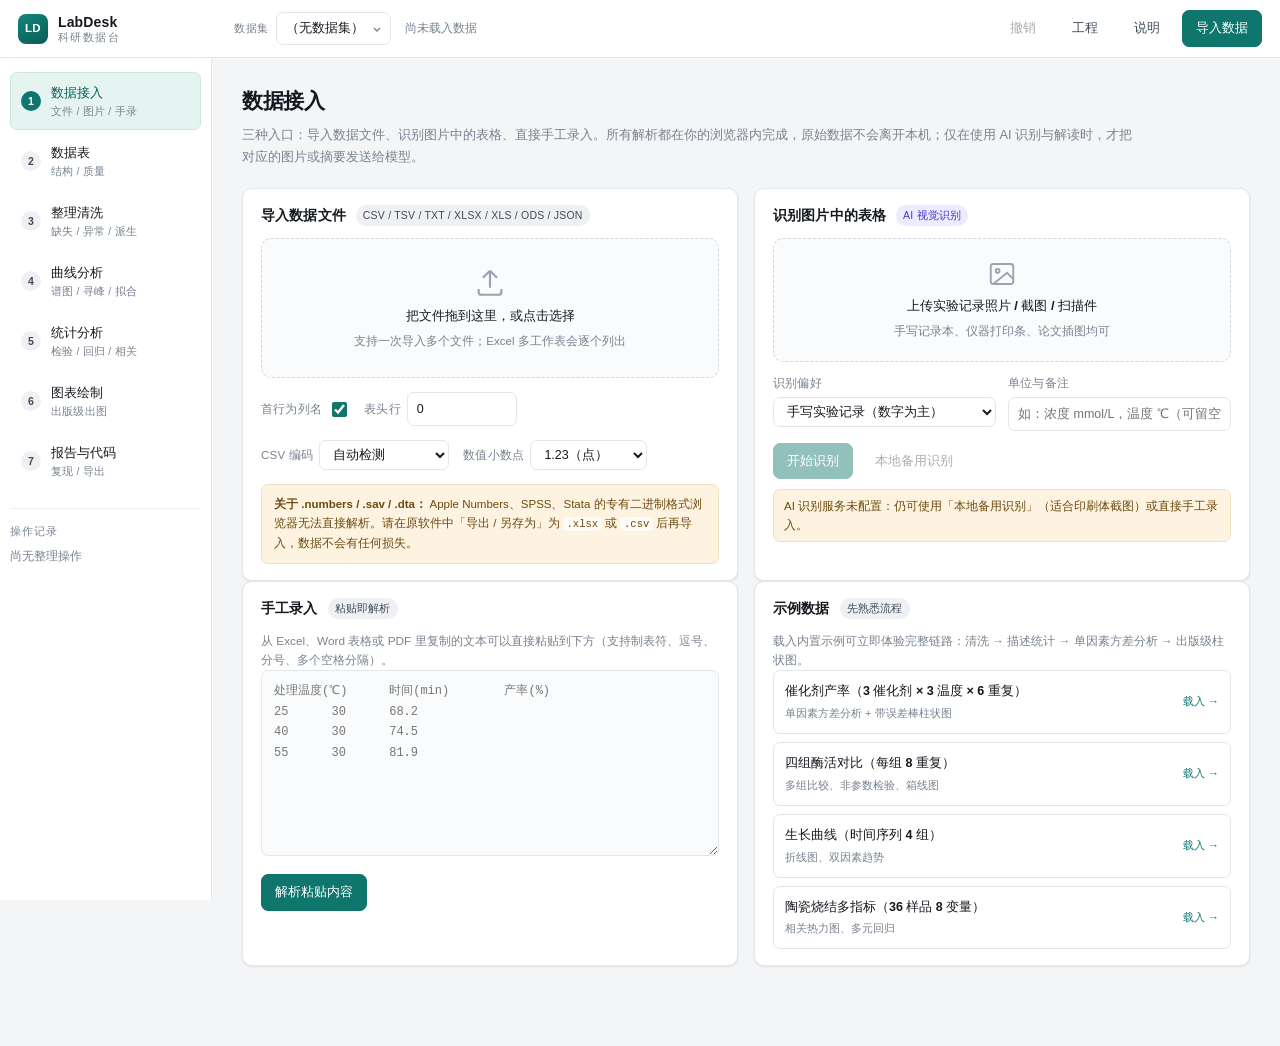
<file: index.html>
<!DOCTYPE html>
<html lang="zh-CN">
<head>
<meta charset="utf-8">
<meta name="viewport" content="width=device-width, initial-scale=1">
<title>LabDesk 科研数据台 · 曲线分析 · 数据处理 · 统计分析 · 出版级作图</title>
<meta name="description" content="面向科研工作者的一站式数据处理、曲线寻峰与非线性拟合、统计分析与出版级作图工作台：多格式数据导入、图片表格识别、清洗与统计检验、期刊规范出图。">
<!-- 标签页图标：用 data URI 内联。分享链接带 sharecode 鉴权，浏览器自发的 favicon /
     manifest 请求不带 Referer 会被网关拦成 403，只有内联才能保证标签页一定显示图标。
     下面的文件版链接留给直接访问域名、PWA 与社交平台抓取时使用。 -->
<link rel="icon" href="[data-uri]" type="image/svg+xml">
<link rel="icon" href="[data-uri]" sizes="32x32" type="image/png">
<link rel="icon" href="assets/img/favicon.svg" type="image/svg+xml">
<link rel="icon" href="assets/img/favicon-32.png" sizes="32x32" type="image/png">
<link rel="icon" href="assets/img/favicon-16.png" sizes="16x16" type="image/png">
<link rel="apple-touch-icon" href="assets/img/apple-touch-icon.png">
<!-- manifest.webmanifest 文件保留在根目录，但这里不写 link：分享链接的鉴权网关会
     把浏览器自发的 manifest 请求（不带 Referer）拦成 403，在控制台留下一条无意义报错。
     若将来用独立域名直接访问，再把这行 link 加回来即可。 -->
<meta name="theme-color" content="#0f766e">
<meta name="application-name" content="LabDesk">
<meta name="apple-mobile-web-app-title" content="LabDesk">
<link rel="stylesheet" href="assets/css/app.css?v=20261116c">
</head>
<body>

<header class="topbar">
  <div class="brand">
    <div class="brand-mark">LD</div>
    <div class="brand-text">
      <strong>LabDesk</strong>
      <span>科研数据台</span>
    </div>
  </div>

  <div class="topbar-mid">
    <label class="dataset-picker" title="切换当前数据集">
      <span class="ds-label">数据集</span>
      <select id="datasetSelect"></select>
    </label>
    <div class="dataset-meta" id="datasetMeta">尚未载入数据</div>
  </div>

  <div class="topbar-actions">
    <button class="btn ghost" id="btnUndo" title="撤销上一步数据整理操作">撤销</button>
    <button class="btn ghost" id="btnProject" title="导出 / 导入工程文件（含原始数据与全部设置）">工程</button>
    <button class="btn ghost" id="btnHelp" title="使用说明与统计方法说明">说明</button>
    <button class="btn primary" id="btnNew">导入数据</button>
  </div>
</header>

<div class="shell">
  <nav class="rail" id="rail">
    <button class="rail-item" data-view="import">
      <span class="rail-idx">1</span>
      <span class="rail-label">数据接入</span>
      <span class="rail-hint">文件 / 图片 / 手录</span>
    </button>
    <button class="rail-item" data-view="table">
      <span class="rail-idx">2</span>
      <span class="rail-label">数据表</span>
      <span class="rail-hint">结构 / 质量</span>
    </button>
    <button class="rail-item" data-view="clean">
      <span class="rail-idx">3</span>
      <span class="rail-label">整理清洗</span>
      <span class="rail-hint">缺失 / 异常 / 派生</span>
    </button>
    <button class="rail-item" data-view="curve">
      <span class="rail-idx">4</span>
      <span class="rail-label">曲线分析</span>
      <span class="rail-hint">谱图 / 寻峰 / 拟合</span>
    </button>
    <button class="rail-item" data-view="stats">
      <span class="rail-idx">5</span>
      <span class="rail-label">统计分析</span>
      <span class="rail-hint">检验 / 回归 / 相关</span>
    </button>
    <button class="rail-item" data-view="chart">
      <span class="rail-idx">6</span>
      <span class="rail-label">图表绘制</span>
      <span class="rail-hint">出版级出图</span>
    </button>
    <button class="rail-item" data-view="report">
      <span class="rail-idx">7</span>
      <span class="rail-label">报告与代码</span>
      <span class="rail-hint">复现 / 导出</span>
    </button>
    <div class="rail-foot">
      <div class="pipe-title">操作记录</div>
      <ol class="pipe-list" id="pipeList"></ol>
    </div>
  </nav>

  <main class="main" id="main">

    <!-- ============ 1 数据接入 ============ -->
    <section class="view" id="view-import">
      <div class="view-head">
        <h1>数据接入</h1>
        <p>三种入口：导入数据文件、识别图片中的表格、直接手工录入。所有解析都在你的浏览器内完成，原始数据不会离开本机；仅在使用 AI 识别与解读时，才把对应的图片或摘要发送给模型。</p>
      </div>

      <div class="grid-2">
        <div class="card">
          <div class="card-head">
            <h2>导入数据文件</h2>
            <span class="tag">CSV / TSV / TXT / XLSX / XLS / ODS / JSON</span>
          </div>
          <div class="dropzone" id="fileDrop">
            <svg viewBox="0 0 24 24" width="34" height="34" fill="none" stroke="currentColor" stroke-width="1.5"><path d="M12 16V4m0 0L7 9m5-5 5 5"/><path d="M4 17v2a2 2 0 0 0 2 2h12a2 2 0 0 0 2-2v-2"/></svg>
            <strong>把文件拖到这里，或点击选择</strong>
            <span>支持一次导入多个文件；Excel 多工作表会逐个列出</span>
            <input type="file" id="fileInput" multiple accept=".csv,.tsv,.txt,.xlsx,.xls,.xlsm,.ods,.json,.numbers">
          </div>
          <div class="import-options">
            <label class="field inline">
              <span>首行为列名</span>
              <input type="checkbox" id="optHeader" checked>
            </label>
            <label class="field inline">
              <span title="0 = 自动检测；仪器导出文件可手动指定，行号从 0 开始">表头行</span>
              <input type="number" id="optHeaderRow" min="0" max="50" step="1" value="0" style="width:56px">
            </label>
            <label class="field inline">
              <span>CSV 编码</span>
              <select id="optEncoding">
                <option value="auto">自动检测</option>
                <option value="utf-8">UTF-8</option>
                <option value="gbk">GBK / GB18030</option>
                <option value="big5">Big5</option>
              </select>
            </label>
            <label class="field inline">
              <span>数值小数点</span>
              <select id="optDecimal">
                <option value="dot">1.23（点）</option>
                <option value="comma">1,23（逗号）</option>
              </select>
            </label>
          </div>
          <div class="hint-box">
            <strong>关于 .numbers / .sav / .dta：</strong>
            Apple Numbers、SPSS、Stata 的专有二进制格式浏览器无法直接解析。请在原软件中「导出 / 另存为」为 <code>.xlsx</code> 或 <code>.csv</code> 后再导入，数据不会有任何损失。
          </div>
        </div>

        <div class="card">
          <div class="card-head">
            <h2>识别图片中的表格</h2>
            <span class="tag ai">AI 视觉识别</span>
          </div>
          <div class="dropzone compact" id="imgDrop">
            <svg viewBox="0 0 24 24" width="30" height="30" fill="none" stroke="currentColor" stroke-width="1.5"><rect x="3" y="4" width="18" height="16" rx="2"/><circle cx="8.5" cy="9.5" r="1.5"/><path d="m21 16-5-5L5 20"/></svg>
            <strong>上传实验记录照片 / 截图 / 扫描件</strong>
            <span>手写记录本、仪器打印条、论文插图均可</span>
            <input type="file" id="imgInput" accept="image/*">
          </div>
          <div class="ocr-config">
            <label class="field">
              <span>识别偏好</span>
              <select id="ocrHint">
                <option value="hand">手写实验记录（数字为主）</option>
                <option value="print">打印 / 截图表格（含中英文字段）</option>
                <option value="mixed">混合内容，尽量全保留</option>
              </select>
            </label>
            <label class="field">
              <span>单位与备注</span>
              <input type="text" id="ocrUnitHint" placeholder="如：浓度 mmol/L，温度 ℃（可留空）">
            </label>
          </div>
          <div class="ocr-actions">
            <button class="btn primary" id="btnOcr" disabled>开始识别</button>
            <button class="btn ghost" id="btnOcrLocal" disabled title="不联网的备用识别，仅适合印刷体，准确率有限">本地备用识别</button>
            <span class="ocr-status" id="ocrStatus"></span>
          </div>
          <div class="ai-availability" id="aiAvailability">正在检测 AI 识别服务…</div>
        </div>
      </div>

      <div class="card" id="ocrReviewCard" hidden>
        <div class="card-head">
          <h2>识别结果校对</h2>
          <span class="tag warn">请务必核对后再入库</span>
        </div>
        <p class="muted small">图片识别无法保证 100% 准确，尤其是手写数字（1/7、0/6、5/S 易混）。下表可直接编辑，确认无误后点击「载入为数据集」。原始图片保留在右侧供对照。</p>
        <div class="ocr-review">
          <div class="ocr-image-pane"><img id="ocrPreview" alt="待识别图片"></div>
          <div class="ocr-table-pane"><div class="table-wrap" id="ocrGrid"></div></div>
        </div>
        <div class="card-actions">
          <button class="btn primary" id="btnOcrAccept">载入为数据集</button>
          <button class="btn ghost" id="btnOcrAddRow">增加一行</button>
          <button class="btn ghost" id="btnOcrAddCol">增加一列</button>
          <button class="btn ghost" id="btnOcrDiscard">丢弃</button>
        </div>
      </div>

      <div class="grid-2">
        <div class="card">
          <div class="card-head"><h2>手工录入</h2><span class="tag">粘贴即解析</span></div>
          <p class="muted small">从 Excel、Word 表格或 PDF 里复制的文本可以直接粘贴到下方（支持制表符、逗号、分号、多个空格分隔）。</p>
          <textarea id="pasteArea" class="code-input" rows="8" placeholder="处理温度(℃)	时间(min)	产率(%)
25	30	68.2
40	30	74.5
55	30	81.9"></textarea>
          <div class="card-actions">
            <button class="btn primary" id="btnPaste">解析粘贴内容</button>
          </div>
        </div>

        <div class="card">
          <div class="card-head"><h2>示例数据</h2><span class="tag">先熟悉流程</span></div>
          <p class="muted small">载入内置示例可立即体验完整链路：清洗 → 描述统计 → 单因素方差分析 → 出版级柱状图。</p>
          <div class="sample-list" id="sampleList"></div>
        </div>
      </div>
    </section>

    <!-- ============ 2 数据表 ============ -->
    <section class="view" id="view-table" hidden>
      <div class="view-head">
        <h1>数据表</h1>
        <p>检查列类型推断是否合理。类型直接决定后续能做哪些统计与图表——把本该是数值的列修正为「数值」后，统计与绘图选项才会解锁。</p>
      </div>

      <div class="card">
        <div class="card-head">
          <h2>列结构</h2>
          <div class="head-tools">
            <input type="search" id="colSearch" placeholder="搜索列名">
            <button class="btn ghost sm" id="btnAutoType">重新推断类型</button>
          </div>
        </div>
        <div class="table-wrap" id="columnProfile"></div>
      </div>

      <div class="card">
        <div class="card-head">
          <h2>数据预览</h2>
          <div class="head-tools">
            <span class="muted small" id="previewInfo"></span>
            <button class="btn ghost sm" id="btnExportCsv">导出当前数据</button>
          </div>
        </div>
        <div class="table-wrap tall" id="dataPreview"></div>
      </div>
    </section>

    <!-- ============ 3 整理清洗 ============ -->
    <section class="view" id="view-clean" hidden>
      <div class="view-head">
        <h1>整理清洗</h1>
        <p>先看「数据体检」——它会逐列检查缺失、重复、类型和离群点，每条问题后面都给出可以直接点的修法。也可以从下面的操作清单里自己挑。所有操作只作用于工作副本，原始数据始终保留，随时可撤销。</p>
      </div>

      <div class="card">
        <div class="card-head">
          <h2>数据体检</h2>
          <span class="tag" id="auditSummary">检查中…</span>
          <div class="head-tools"><button class="btn ghost sm" id="btnAuditFix" data-act="cleanAutoFix" hidden>一键修复</button></div>
        </div>
        <div id="auditList" class="audit-list"></div>
      </div>

      <div class="clean-layout">
        <aside class="clean-nav">
          <input class="clean-search" id="opSearch" type="search" placeholder="搜索操作，如「缺失」「分箱」" autocomplete="off">
          <div class="clean-nav-inner" id="opNav"></div>
        </aside>
        <div class="clean-stage">
          <div class="op-panel" id="opPanel" data-op="missing"></div>
          <div class="card">
            <div class="card-head">
              <h2>当前数据预览</h2>
              <span class="tag" id="previewMeta">—</span>
            </div>
            <div class="table-wrap" id="cleanPreview"></div>
          </div>
        </div>
      </div>

      <div class="card">
        <div class="card-head"><h2>操作记录</h2><span class="tag" id="pipeCount">0 步</span></div>
        <div id="pipeDetail" class="pipe-detail"></div>
      </div>
    </section>

    <!-- ============ 4 曲线分析 ============ -->
    <section class="view" id="view-curve" hidden>
      <div class="view-head">
        <h1>曲线分析</h1>
        <p>把两列「x–y」数据当成一条实验曲线来处理：裁剪、平滑、基线校正、求导、归一化、寻峰积分与非线性拟合。处理顺序固定为「裁剪 → 基线 → 平滑 → 求导 → 归一化」，每一步都是可逆的参数，不会改动原始数据。</p>
      </div>

      <div class="chart-layout">
        <div class="chart-side">
          <div class="card tight">
            <div class="card-head"><h2>数据映射</h2></div>
            <div id="curveMap" class="encoding-panel"></div>
          </div>

          <div class="card tight">
            <div class="card-head"><h2>预处理</h2><button class="btn ghost sm" id="btnCurveReset">复位</button></div>
            <div id="curvePre" class="style-panel"></div>
          </div>

          <div class="card tight">
            <div class="card-head"><h2>寻峰与积分</h2></div>
            <div id="curvePeaks" class="style-panel"></div>
          </div>

          <div class="card tight">
            <div class="card-head"><h2>非线性拟合</h2></div>
            <div id="curveFit" class="style-panel"></div>
          </div>

          <div class="card tight">
            <div class="card-head"><h2>出图样式</h2><button class="btn ghost sm" id="btnCurveStyleReset">复位</button></div>
            <div id="curveStyle" class="style-panel"></div>
          </div>
        </div>

        <div class="chart-main curve-main">
          <div class="card tight">
            <div class="card-head">
              <h2>曲线预览</h2>
              <div class="head-tools">
                <button class="btn ghost sm" id="btnCurvePng">PNG</button>
                <button class="btn ghost sm" id="btnCurveSvg">SVG</button>
                <button class="btn ghost sm" id="btnCurvePdf">PDF</button>
                <button class="btn ghost sm" id="btnCurveCsv">数据 CSV</button>
                <button class="btn ghost sm" id="btnCurveCode">拟合代码</button>
              </div>
            </div>
            <div class="canvas-shell">
              <div id="curveCanvas" class="chart-canvas"></div>
            </div>
            <div class="chart-foot"><span class="muted small" id="curveNote"></span></div>
          </div>

          <div class="card tight" id="curveResidualCard" hidden>
            <div class="card-head"><h2>残差</h2><span class="tag">拟合值 − 观测值</span></div>
            <div class="canvas-shell">
              <div id="curveResidual" class="chart-canvas" style="height:150px"></div>
            </div>
          </div>

          <div class="card tight">
            <div class="card-head">
              <h2>峰列表</h2>
              <div class="head-tools">
                <button class="btn ghost sm" id="btnCurveCopyPeaks">复制</button>
                <button class="btn ghost sm" id="btnCurvePeaksCsv">CSV</button>
              </div>
            </div>
            <div class="table-wrap" id="curvePeakTable"></div>
          </div>

          <div class="card tight" id="curveFitCard">
            <div class="card-head"><h2>拟合结果</h2><span class="tag" id="curveFitTag">未拟合</span></div>
            <div id="curveFitTable" class="table-wrap"></div>
          </div>
        </div>
      </div>
    </section>

    <!-- ============ 5 统计分析 ============ -->
    <section class="view" id="view-stats" hidden>
      <div class="view-head">
        <h1>统计分析</h1>
        <p>选择变量后，系统会检查数据类型、正态性与方差齐性，给出可用检验方法与推荐理由；不满足前提时会明确提示应改用哪种非参数方法。</p>
      </div>

      <div class="card">
        <div class="card-head"><h2>描述统计</h2>
          <div class="head-tools">
            <select id="descGroup" class="mini-select" data-change="descGroup" title="按分类变量分组统计"></select>
            <button class="btn ghost sm" id="btnDescAll">全部数值列</button>
            <button class="btn ghost sm" data-act="copyDesc">复制表</button>
          </div>
        </div>
        <div class="table-wrap" id="descTable"></div>
      </div>

      <div class="card">
        <div class="card-head"><h2>假设检验</h2><span class="tag">自动前提检查</span></div>
        <div class="form-row" id="testForm">
          <label class="field"><span>检验族</span><select id="testFamily"></select></label>
          <label class="field"><span>因变量（数值）</span><select id="testY"></select></label>
          <label class="field"><span>分组变量（分类）</span><select id="testG"></select></label>
          <label class="field" id="testXWrap" hidden><span>第二变量 / 配对列</span><select id="testX"></select></label>
          <label class="field"><span>显著性水平 α</span><select id="testAlpha"><option>0.05</option><option>0.01</option><option>0.001</option></select></label>
          <button class="btn primary" id="btnRunTest">运行分析</button>
          <div class="test-hint" id="testHint"></div>
        </div>
        <div id="testResult" class="result-pane muted">选择变量后运行分析。</div>
      </div>

      <div class="card">
        <div class="card-head"><h2>分析结果</h2><span class="tag" id="resultsCount">0</span>
          <div class="head-tools"><button class="btn ghost sm" data-act="clearResults">清空</button></div>
        </div>
        <p class="muted small" style="margin:-2px 0 10px">每次检验的结果都会保留在这里。点「出图」会把该次检验的分组、两两比较与显著性水平原样带到图表页，不再重算一套标注。</p>
        <div id="resultsList" class="results-list"></div>
      </div>

      <div class="card">
        <div class="card-head"><h2>AI 结果解读</h2><span class="tag ai">可选</span></div>
        <p class="muted small">把上一步的统计结果交给模型，生成可直接写入论文的规范表述（含统计量、自由度、p 值与效应量），并提示需要注意的假设问题。</p>
        <div class="card-actions">
          <button class="btn" id="btnInterpret" disabled>生成规范表述</button>
          <span class="muted small" id="interpretStatus"></span>
        </div>
        <div id="interpretOut" class="prose"></div>
      </div>
    </section>

    <!-- ============ 5 图表绘制 ============ -->
    <section class="view" id="view-chart" hidden>
      <div class="view-head">
        <h1>图表绘制</h1>
        <p>图表类型会根据当前数据的列类型自动启用或禁用。尺寸、字号、线宽、配色均按期刊投稿要求设置，可导出矢量 SVG、600 dpi PNG，或按真实物理尺寸打印为 PDF。</p>
      </div>

      <div class="chart-layout">
        <div class="chart-side">
          <div class="card tight">
            <div class="card-head"><h2>图表类型</h2></div>
            <div class="type-grid" id="typeGrid"></div>
            <div class="type-reason" id="typeReason"></div>
          </div>

          <div class="card tight">
            <div class="card-head"><h2>数据映射</h2></div>
            <div id="encodingPanel" class="encoding-panel"></div>
          </div>

          <div class="card tight">
            <div class="card-head"><h2>出版样式</h2><button class="btn ghost sm" id="btnStyleReset">复位</button></div>
            <div id="stylePanel" class="style-panel"></div>
          </div>
        </div>

        <div class="chart-main">
          <div class="card tight">
            <div class="card-head">
              <h2 id="chartTitle">图表预览</h2>
              <div class="head-tools">
                <button class="btn ghost sm" id="btnChartPng">PNG</button>
                <button class="btn ghost sm" id="btnChartSvg">SVG</button>
                <button class="btn ghost sm" id="btnChartPdf">PDF</button>
                <button class="btn ghost sm" id="btnChartCode">出图代码</button>
              </div>
            </div>
            <div class="canvas-shell">
              <div id="chartCanvas" class="chart-canvas"></div>
            </div>
            <div class="chart-foot">
              <span class="muted small" id="chartNote"></span>
            </div>
          </div>

          <div class="card tight" id="statAnnotCard">
            <div class="card-head"><h2>显著性标注</h2><span class="tag">自动两两比较</span></div>
            <div class="form-row compact">
              <label class="field"><span>标注方式</span>
                <select id="annotMode">
                  <option value="none">不标注</option>
                  <option value="letters">字母标记（a / b / c）</option>
                  <option value="stars">星号（* / ** / ***）</option>
                  <option value="p">p 值</option>
                </select>
              </label>
              <label class="field"><span>比较方法</span>
                <select id="annotTest">
                  <option value="auto">自动（按正态性）</option>
                  <option value="welch">Welch t 检验</option>
                  <option value="mw">Mann-Whitney U</option>
                </select>
              </label>
              <label class="field"><span>多重比较校正</span>
                <select id="annotAdj">
                  <option value="holm">Holm</option>
                  <option value="bonf">Bonferroni</option>
                  <option value="none">不校正</option>
                </select>
              </label>
            </div>
            <label class="field inline" style="margin-top:6px">
              <span>比较范围</span>
              <select id="annotScope">
                <option value="sig">仅显著的两两比较（推荐）</option>
                <option value="ref">仅与第一组（对照）比较</option>
                <option value="all">全部两两比较（含 ns）</option>
              </select>
            </label>
            <div id="annotOut" class="muted small"></div>
          </div>
        </div>
      </div>
    </section>

    <!-- ============ 6 报告与代码 ============ -->
    <section class="view" id="view-report" hidden>
      <div class="view-head">
        <h1>报告与代码</h1>
        <p>把当前数据、清洗步骤、统计结果与图表汇总成一份可交付的报告；同时生成等价的 Python / R 脚本，保证分析过程在论文附录或他人机器上可完整复现。</p>
      </div>

      <div class="grid-2">
        <div class="card">
          <div class="card-head"><h2>分析报告</h2>
            <div class="head-tools">
              <button class="btn ghost sm" id="btnReportHtml">导出 HTML</button>
              <button class="btn ghost sm" id="btnReportMd">复制 Markdown</button>
            </div>
          </div>
          <p class="muted small">包含数据来源、清洗步骤、描述统计、检验结果与图注，可直接粘进实验记录或补充材料。</p>
          <div class="card-actions">
            <button class="btn primary" id="btnBuildReport">生成报告</button>
            <button class="btn ghost" id="btnAiCaption" disabled>AI 撰写图注</button>
          </div>
          <div id="reportPreview" class="report-preview"></div>
        </div>

        <div class="card">
          <div class="card-head"><h2>复现代码</h2>
            <div class="head-tools">
              <button class="btn ghost sm" id="btnCopyPy">复制 Python</button>
              <button class="btn ghost sm" id="btnCopyR">复制 R</button>
            </div>
          </div>
          <div class="tabs" id="codeTabs">
            <button class="tab active" data-lang="py">Python</button>
            <button class="tab" data-lang="r">R</button>
          </div>
          <pre class="code-block" id="codeOut"></pre>
        </div>
      </div>

      <div class="card">
        <div class="card-head"><h2>导出</h2></div>
        <div class="export-row">
          <button class="btn" id="btnExportXlsx">处理后数据（.xlsx）</button>
          <button class="btn" id="btnExportCsv2">处理后数据（.csv）</button>
          <button class="btn" id="btnExportProject">完整工程（.json）</button>
          <button class="btn" id="btnExportRaw">原始数据（未清洗）</button>
        </div>
      </div>
    </section>

    <section class="view" id="view-empty">
      <div class="empty-state">
        <div class="empty-mark">LD</div>
        <h1>还没有载入数据</h1>
        <p>从导入一个 CSV / Excel 文件开始，或者先载入示例数据把整条链路走一遍。</p>
        <div class="card-actions center">
          <button class="btn primary" data-goto="import">去导入数据</button>
        </div>
        <ul class="empty-points">
          <li><strong>导入</strong>　CSV、TSV、Excel、ODS、JSON，或从图片识别手写记录</li>
          <li><strong>整理</strong>　缺失值、异常值、类型修正、计算列、分组聚合、宽长表转换</li>
          <li><strong>曲线</strong>　谱图平滑、基线校正、寻峰积分与非线性拟合（指数 / Logistic / 高斯 / 4PL 等）</li>
          <li><strong>分析</strong>　描述统计、正态性检验、t 检验、方差分析、非参数检验、相关、回归</li>
          <li><strong>出图</strong>　柱状、折线、散点、箱线、小提琴、热力、饼图等，矢量导出</li>
        </ul>
      </div>
    </section>

  </main>
</div>

<div id="toastHost" class="toast-host"></div>
<div id="modalHost" class="modal-host" hidden></div>

<script src="assets/js/vendor/echarts.min.js"></script>
<script src="assets/js/vendor/xlsx.full.min.js"></script>
<script src="assets/js/config.js?v=20261116c"></script>
<script src="assets/js/util.js?v=20261116c"></script>
<script src="assets/js/stats.js?v=20261116c"></script>
<script src="assets/js/parse.js?v=20261116c"></script>
<script src="assets/js/ops.js?v=20261116c"></script>
<script src="assets/js/charts.js?v=20261116c"></script>
<script src="assets/js/codegen.js?v=20261116c"></script>
<script src="assets/js/ai.js?v=20261116c"></script>
<script src="assets/js/report.js?v=20261116c"></script>
<script src="assets/js/curve.js?v=20261116c"></script>
<script src="assets/js/clean.js?v=20261116c"></script>
<script src="assets/js/curve-ui.js?v=20261116c"></script>
<script src="assets/js/ui.js?v=20261116c"></script>
<script src="assets/js/app.js?v=20261116c"></script>
</body>
</html>
</file>
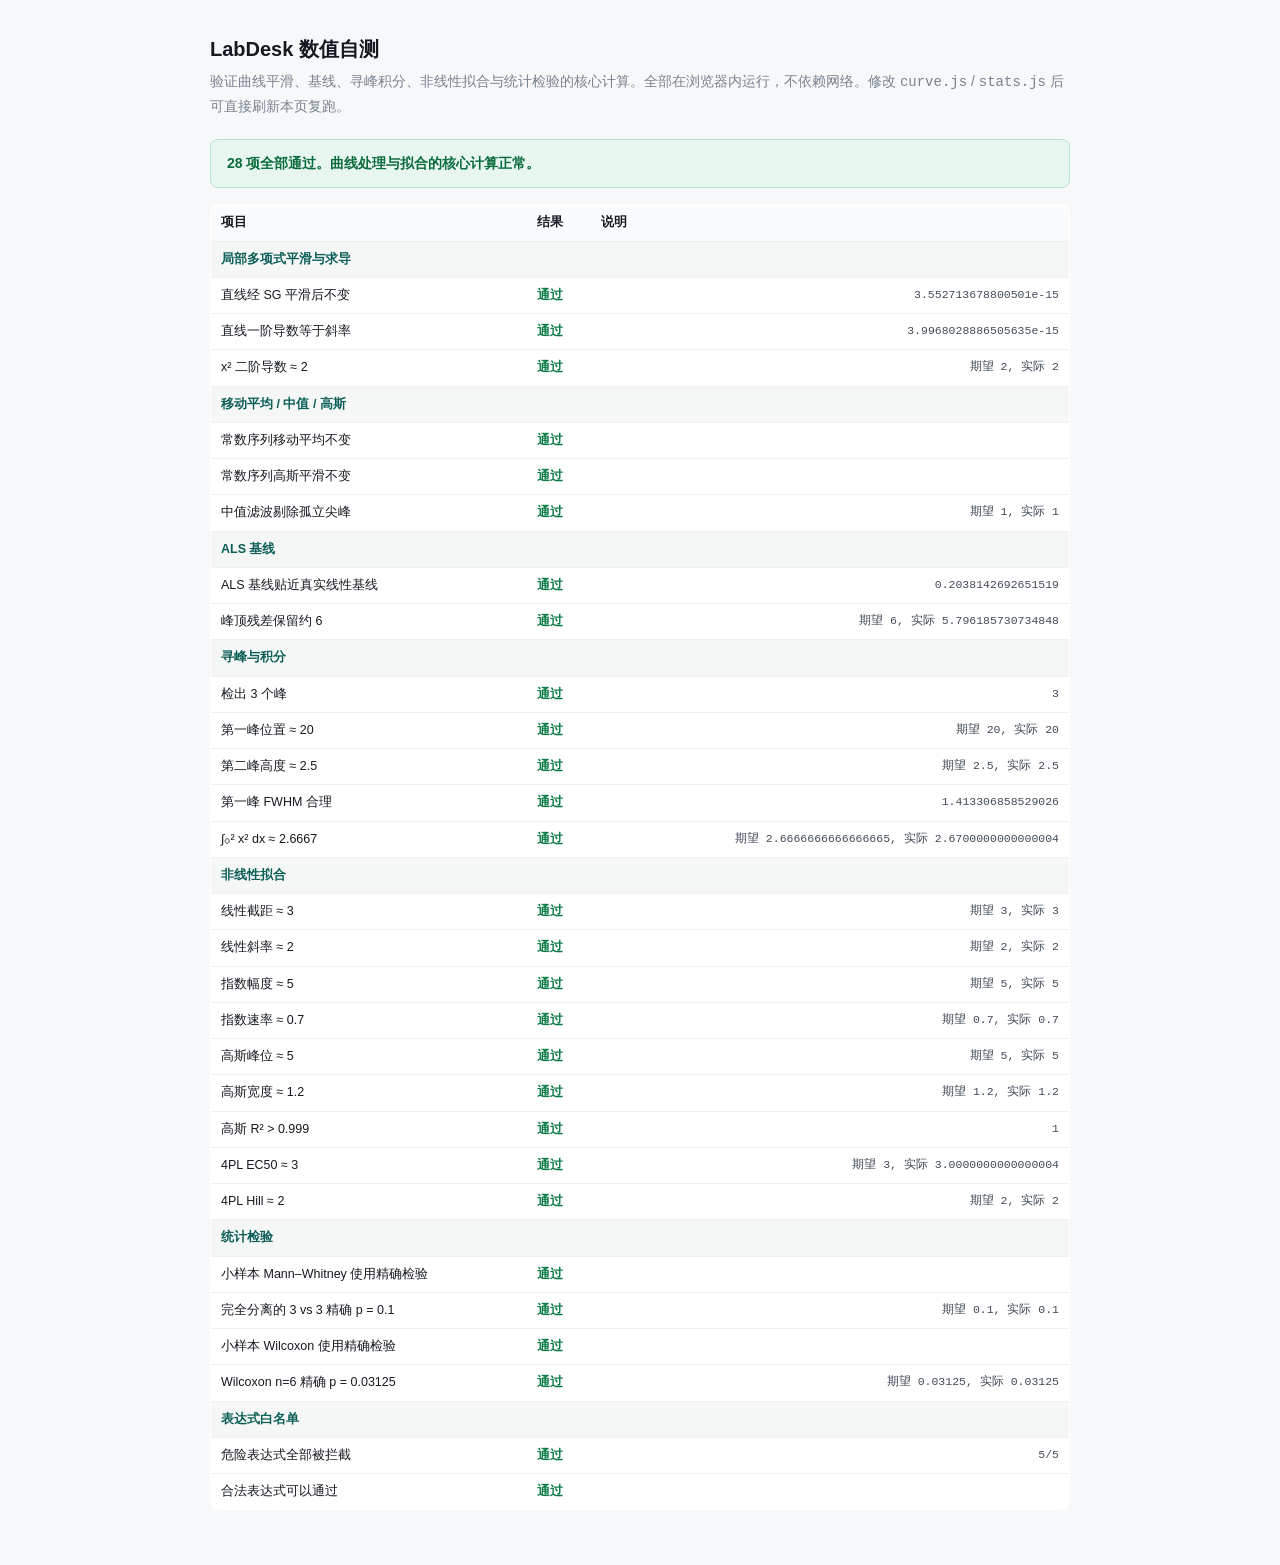
<file: tests/curve-selftest.html>
<!DOCTYPE html>
<html lang="zh-CN">
<head>
<meta charset="utf-8">
<meta name="viewport" content="width=device-width, initial-scale=1">
<title>LabDesk 数值自测</title>
<style>
  :root{color-scheme:light}
  body{margin:0 auto;max-width:860px;padding:32px 22px 56px;background:#f7f8f9;color:#15191f;
    font:14px/1.7 -apple-system,"PingFang SC","Microsoft YaHei",sans-serif}
  h1{font-size:20px;margin:0 0 4px}
  p.muted{color:#78828f;margin:0 0 20px}
  #summary{padding:12px 16px;border-radius:8px;font-weight:600;margin-bottom:16px}
  #summary.ok{background:#e7f6ee;color:#0a6b3d;border:1px solid #b9e3cc}
  #summary.bad{background:#fdeaea;color:#9b1c1c;border:1px solid #f3c2c2}
  table{width:100%;border-collapse:collapse;background:#fff;border:1px solid #e3e6eb;border-radius:8px;overflow:hidden}
  th,td{padding:7px 10px;border-bottom:1px solid #eef0f3;text-align:left;font-size:12.5px;vertical-align:top}
  th{background:#fafbfc;font-weight:600}
  td.r{text-align:right;font-family:ui-monospace,Menlo,monospace;font-size:11.5px;color:#414b57}
  .pass{color:#0a7a45;font-weight:600}
  .fail{color:#b42318;font-weight:600}
  .group td{background:#f4f7f6;font-weight:600;color:#0b5d56}
</style>
</head>
<body>
<h1>LabDesk 数值自测</h1>
<p class="muted">验证曲线平滑、基线、寻峰积分、非线性拟合与统计检验的核心计算。全部在浏览器内运行，不依赖网络。修改 <code>curve.js</code> / <code>stats.js</code> 后可直接刷新本页复跑。</p>
<div id="summary">运行中…</div>
<div id="out"></div>

<script src="../assets/js/util.js"></script>
<script src="../assets/js/stats.js"></script>
<script src="../assets/js/curve.js"></script>
<script src="../assets/js/ops.js"></script>
<script>
(function () {
  const C = window.LD.curve, S = window.LD.stats, O = window.LD.ops;
  const results = [];
  function ok(cond, name, detail) {
    results.push({ name, pass: !!cond, detail: detail === undefined ? '' : String(detail) });
  }
  function near(a, b, tol, name) {
    ok(Math.abs(a - b) <= tol, name, `期望 ${b}, 实际 ${a}`);
  }
  const arr = (n, f) => Array.from({ length: n }, (_, i) => f(i));

  function group(name) { results.push({ group: name }); }

  group('局部多项式平滑与求导');
  {
    const x = arr(101, (i) => i * 0.1 - 5);
    const y = x.map((v) => 3 + 2 * v);
    const s = C.localPoly(x, y, 11, 1, 0);
    let err = 0;
    for (let i = 5; i < 95; i++) err = Math.max(err, Math.abs(s[i] - y[i]));
    ok(err < 1e-9, '直线经 SG 平滑后不变', err);
    const d = C.localPoly(x, y, 11, 1, 1);
    let derr = 0;
    for (let i = 5; i < 95; i++) derr = Math.max(derr, Math.abs(d[i] - 2));
    ok(derr < 1e-6, '直线一阶导数等于斜率', derr);
    const yq = x.map((v) => v * v);
    near(C.localPoly(x, yq, 11, 2, 2)[50], 2, 1e-3, 'x² 二阶导数 ≈ 2');
  }

  group('移动平均 / 中值 / 高斯');
  {
    const y = new Array(50).fill(7.5);
    ok(C.movingAverage(y, 9).every((v) => Math.abs(v - 7.5) < 1e-12), '常数序列移动平均不变');
    ok(C.gaussianSmooth(y, 2).every((v) => Math.abs(v - 7.5) < 1e-9), '常数序列高斯平滑不变');
    near(C.medianFilter([1, 1, 1, 100, 1, 1, 1], 5)[3], 1, 1e-12, '中值滤波剔除孤立尖峰');
  }

  group('ALS 基线');
  {
    const x = arr(400, (i) => i * 0.1);
    const base = x.map((v) => 2 + 0.5 * v);
    const y = x.map((v, i) => base[i] + 6 * Math.exp(-Math.pow(v - 20, 2) / 8));
    const b = C.alsBaseline(y, 1e6, 0.01, 12);
    let err = 0;
    for (let i = 20; i < 380; i++) err = Math.max(err, Math.abs(b[i] - base[i]));
    ok(err < 0.35, 'ALS 基线贴近真实线性基线', err);
    near(C.maxOf(y.map((v, i) => v - b[i])), 6, 0.3, '峰顶残差保留约 6');
  }

  group('寻峰与积分');
  {
    const x = arr(1001, (i) => i * 0.1);
    const pk = (mu, a, s) => (v) => a * Math.exp(-Math.pow(v - mu, 2) / (2 * s * s));
    const y = x.map((v) => pk(20, 1, 0.6)(v) + pk(50, 2.5, 0.8)(v) + pk(75, 1.2, 0.7)(v));
    const peaks = C.findPeaks(x, y, { relHeight: 5, distance: 5 });
    ok(peaks.length === 3, '检出 3 个峰', peaks.length);
    if (peaks.length === 3) {
      near(peaks[0].x, 20, 0.2, '第一峰位置 ≈ 20');
      near(peaks[1].y, 2.5, 0.05, '第二峰高度 ≈ 2.5');
      ok(peaks[0].fwhm > 1 && peaks[0].fwhm < 2, '第一峰 FWHM 合理', peaks[0].fwhm);
    }
    near(C.integrate(x, x.map((v) => v * v), 0, 2), 8 / 3, 5e-3, '∫₀² x² dx ≈ 2.6667');
  }

  group('非线性拟合');
  {
    const x = arr(120, (i) => i * 0.1);
    let r = C.fit(x, x.map((v) => 3 + 2 * v), 'linear');
    near(r.params.a, 3, 0.05, '线性截距 ≈ 3');
    near(r.params.b, 2, 0.01, '线性斜率 ≈ 2');
    r = C.fit(x, x.map((v) => 5 * Math.exp(-0.7 * v) + 1), 'expdecay');
    near(r.params.a, 5, 0.3, '指数幅度 ≈ 5');
    near(r.params.k, 0.7, 0.03, '指数速率 ≈ 0.7');
    r = C.fit(x, x.map((v) => 2 + 3 * Math.exp(-Math.pow(v - 5, 2) / (2 * 1.2 * 1.2))), 'gaussian');
    near(r.params.mu, 5, 0.05, '高斯峰位 ≈ 5');
    near(r.params.sigma, 1.2, 0.05, '高斯宽度 ≈ 1.2');
    ok(r.r2 > 0.999, '高斯 R² > 0.999', r.r2);
    const xd = arr(80, (i) => 0.1 + i * 0.2);
    r = C.fit(xd, xd.map((v) => 10 + 80 / (1 + Math.pow(v / 3, 2))), 'dose4pl');
    near(r.params.ec50, 3, 0.1, '4PL EC50 ≈ 3');
    near(r.params.hill, 2, 0.15, '4PL Hill ≈ 2');
  }

  group('统计检验');
  {
    const mw = S.mannWhitney([1, 2, 3], [4, 5, 6]);
    ok(mw.exact, '小样本 Mann–Whitney 使用精确检验');
    near(mw.p, 0.1, 1e-9, '完全分离的 3 vs 3 精确 p = 0.1');
    const wx = S.wilcoxon([1, 2, 3, 4, 5, 6], [0, 0, 0, 0, 0, 0]);
    ok(wx.exact, '小样本 Wilcoxon 使用精确检验');
    near(wx.p, 0.03125, 1e-9, 'Wilcoxon n=6 精确 p = 0.03125');
  }

  group('表达式白名单');
  {
    let blocked = 0;
    ['[a]; alert(1)', 'this.constructor', '[a] = 1', 'x => x', 'Math.max([a],[b])'].forEach((e) => {
      try { O.sanitizeExpr(e); } catch (err) { blocked++; }
    });
    ok(blocked === 5, '危险表达式全部被拦截', blocked + '/5');
    let allowed = true;
    try { O.sanitizeExpr('[a] * log10([b]) + ifnull([a], 0)'); } catch (e) { allowed = false; }
    ok(allowed, '合法表达式可以通过');
  }

  // 渲染
  const out = document.getElementById('out');
  const table = document.createElement('table');
  const thead = document.createElement('thead');
  thead.innerHTML = '<tr><th>项目</th><th>结果</th><th>说明</th></tr>';
  table.appendChild(thead);
  const tb = document.createElement('tbody');
  let pass = 0, fail = 0;
  results.forEach((r) => {
    const tr = document.createElement('tr');
    if (r.group) {
      tr.className = 'group';
      tr.innerHTML = `<td colspan="3">${r.group}</td>`;
    } else {
      if (r.pass) pass++; else fail++;
      tr.innerHTML = `<td>${r.name}</td><td class="${r.pass ? 'pass' : 'fail'}">${r.pass ? '通过' : '失败'}</td><td class="r">${r.detail || ''}</td>`;
    }
    tb.appendChild(tr);
  });
  table.appendChild(tb);
  out.appendChild(table);

  const sum = document.getElementById('summary');
  sum.className = fail ? 'bad' : 'ok';
  sum.textContent = fail
    ? `${pass} 项通过，${fail} 项失败。请查看下方失败项。`
    : `${pass} 项全部通过。曲线处理与拟合的核心计算正常。`;
})();
</script>
</body>
</html>
</file>
<file: assets/css/app.css>
/* ==========================================================================
   LabDesk 科研数据台 — 界面样式
   浅色专业主题；密度参照科研软件（Origin / JMP），排版参照期刊正文
   ========================================================================== */

:root{
  --bg:#f4f5f7;
  --panel:#ffffff;
  --panel-2:#fafbfc;
  --ink:#15191f;
  --ink-2:#414b57;
  --muted:#78828f;
  --line:#e3e6eb;
  --line-2:#eef0f3;
  --accent:#0f766e;
  --accent-2:#0b5d56;
  --accent-soft:#e6f4f1;
  --ai:#4338ca;
  --ai-soft:#ecebff;
  --warn:#a15c07;
  --warn-soft:#fdf3e0;
  --danger:#b42318;
  --danger-soft:#fdeceb;
  --ok:#177245;
  --radius:10px;
  --radius-sm:7px;
  --shadow:0 1px 2px rgba(16,24,40,.04), 0 1px 3px rgba(16,24,40,.06);
  --shadow-lg:0 10px 30px rgba(16,24,40,.10), 0 2px 8px rgba(16,24,40,.06);
  --mono:ui-monospace,SFMono-Regular,"SF Mono",Menlo,Consolas,"Liberation Mono",monospace;
  --sans:-apple-system,BlinkMacSystemFont,"Segoe UI","PingFang SC","Hiragino Sans GB","Microsoft YaHei",Inter,sans-serif;
}

*{box-sizing:border-box}
/* 兜底：.modal-host / .toast-host 这类元素自带 display:grid|flex，
   会覆盖浏览器对 [hidden] 的默认 display:none，导致「隐藏」的全屏遮罩
   依旧铺在页面上吃掉所有点击。这里强制让 hidden 永远不显示。 */
[hidden]{display:none!important}
html,body{height:100%}
body{
  margin:0;background:var(--bg);color:var(--ink);
  font:400 13.5px/1.62 var(--sans);
  -webkit-font-smoothing:antialiased;
}
h1,h2,h3,h4{margin:0;font-weight:600;letter-spacing:-.01em}
p{margin:0}
button,input,select,textarea{font:inherit;color:inherit}
code{font-family:var(--mono);font-size:.92em;background:var(--line-2);padding:.1em .35em;border-radius:4px}
::selection{background:#cdeae4}

/* ---------- 顶栏 ---------- */
.topbar{
  position:sticky;top:0;z-index:40;height:58px;
  display:flex;align-items:center;gap:20px;padding:0 18px;
  background:rgba(255,255,255,.92);backdrop-filter:blur(10px);
  border-bottom:1px solid var(--line);
}
.brand{display:flex;align-items:center;gap:10px;min-width:196px}
.brand-mark{
  width:30px;height:30px;border-radius:8px;display:grid;place-items:center;
  background:linear-gradient(150deg,#12857b,#0b5d56);color:#fff;
  font-size:11.5px;font-weight:700;letter-spacing:.04em;
}
.brand-text{display:flex;flex-direction:column;line-height:1.15}
.brand-text strong{font-size:14px;letter-spacing:.01em}
.brand-text span{font-size:10.5px;color:var(--muted);letter-spacing:.14em}

.topbar-mid{display:flex;align-items:center;gap:14px;flex:1;min-width:0}
.dataset-picker{display:flex;align-items:center;gap:7px;min-width:0}
.ds-label{font-size:11px;color:var(--muted);letter-spacing:.06em}
.dataset-picker select{
  max-width:280px;padding:5px 26px 5px 9px;border:1px solid var(--line);
  border-radius:var(--radius-sm);background:var(--panel);font-size:12.5px;
  appearance:none;
  background-image:url("data:image/svg+xml;utf8,<svg xmlns='http://www.w3.org/2000/svg' width='10' height='10' viewBox='0 0 10 10'><path d='M2 4l3 3 3-3' fill='none' stroke='%2378828f' stroke-width='1.3'/></svg>");
  background-repeat:no-repeat;background-position:right 8px center;
}
.dataset-meta{font-size:11.5px;color:var(--muted);white-space:nowrap;overflow:hidden;text-overflow:ellipsis}
.topbar-actions{display:flex;align-items:center;gap:8px}

/* ---------- 按钮 ---------- */
.btn{
  border:1px solid var(--line);background:var(--panel);color:var(--ink);
  padding:7px 13px;border-radius:var(--radius-sm);cursor:pointer;font-size:12.5px;
  font-weight:500;transition:.15s ease;white-space:nowrap;
}
.btn:hover{background:var(--panel-2);border-color:#d3d8df}
.btn:active{transform:translateY(.5px)}
.btn:disabled{opacity:.45;cursor:not-allowed}
.btn.primary{background:var(--accent);border-color:var(--accent);color:#fff}
.btn.primary:hover{background:var(--accent-2);border-color:var(--accent-2)}
.btn.ghost{background:transparent;border-color:transparent;color:var(--ink-2)}
.btn.ghost:hover{background:rgba(16,24,40,.05);border-color:transparent}
.btn.sm{padding:4px 9px;font-size:11.5px}
.btn.danger{color:var(--danger);border-color:#f3cdc9}
.btn.danger:hover{background:var(--danger-soft)}

/* ---------- 布局 ---------- */
.shell{display:flex;align-items:flex-start;min-height:calc(100vh - 58px)}
.rail{
  position:sticky;top:58px;width:212px;flex:0 0 212px;
  height:calc(100vh - 58px);overflow-y:auto;
  padding:14px 10px 24px;border-right:1px solid var(--line);background:var(--panel);
}
.rail-item{
  display:grid;grid-template-columns:22px 1fr;grid-template-rows:auto auto;
  gap:0 8px;width:100%;text-align:left;padding:9px 10px;margin-bottom:2px;
  border:1px solid transparent;border-radius:var(--radius-sm);background:none;cursor:pointer;
}
.rail-item:hover{background:var(--panel-2)}
.rail-item.active{background:var(--accent-soft);border-color:#c9e6e0}
.rail-idx{
  grid-row:1/3;align-self:center;width:20px;height:20px;border-radius:50%;
  display:grid;place-items:center;font-size:10.5px;font-weight:600;
  background:var(--line-2);color:var(--ink-2);
}
.rail-item.active .rail-idx{background:var(--accent);color:#fff}
.rail-label{font-size:13px;font-weight:550;color:var(--ink)}
.rail-hint{font-size:10.5px;color:var(--muted);letter-spacing:.02em}
.rail-item.active .rail-label{color:var(--accent-2)}

.rail-foot{margin-top:18px;padding-top:14px;border-top:1px solid var(--line-2)}
.pipe-title{font-size:10.5px;color:var(--muted);letter-spacing:.1em;margin-bottom:8px}
.pipe-list{margin:0;padding-left:16px;font-size:11.5px;color:var(--ink-2)}
.pipe-list li{margin-bottom:5px;line-height:1.45}
.pipe-list li::marker{color:var(--accent);font-size:10px}
.pipe-list .pipe-empty{list-style:none;margin-left:-16px;color:var(--muted)}

.main{flex:1;min-width:0;padding:26px 30px 80px;max-width:1500px}
.view{animation:fade .22s ease}
@keyframes fade{from{opacity:0;transform:translateY(4px)}to{opacity:1;transform:none}}
.view-head{margin-bottom:20px;max-width:900px}
.view-head h1{font-size:21px;letter-spacing:-.02em;margin-bottom:6px}
.view-head p{font-size:12.8px;color:var(--muted);line-height:1.7}

/* ---------- 卡片 ---------- */
.card{
  background:var(--panel);border:1px solid var(--line);border-radius:var(--radius);
  padding:16px 18px;margin-bottom:16px;box-shadow:var(--shadow);min-width:0;
}
.card.tight{padding:14px 15px}
.card-head{display:flex;align-items:center;gap:10px;margin-bottom:12px;flex-wrap:wrap}
.card-head h2{font-size:13.5px;letter-spacing:.01em}
.card-head .head-tools{margin-left:auto;display:flex;align-items:center;gap:8px}
.card-actions{display:flex;align-items:center;gap:8px;margin-top:12px;flex-wrap:wrap}
.card-actions.center{justify-content:center}
.grid-2{display:grid;grid-template-columns:1fr 1fr;gap:16px}
.grid-2 > .card{margin-bottom:0;min-width:0}
.chart-layout > *{min-width:0}
.code-block{min-width:0}
@media (max-width:1080px){.grid-2{grid-template-columns:1fr}}

.tag{
  font-size:10.5px;padding:2px 7px;border-radius:20px;background:var(--line-2);
  color:var(--ink-2);letter-spacing:.02em;white-space:nowrap;
}
.tag.ai{background:var(--ai-soft);color:var(--ai)}
.tag.warn{background:var(--warn-soft);color:var(--warn)}
.tag.ok{background:#e6f5ec;color:var(--ok)}
.muted{color:var(--muted)}
.small{font-size:11.8px;line-height:1.65}

/* ---------- 导入区 ---------- */
.dropzone{
  position:relative;display:flex;flex-direction:column;align-items:center;justify-content:center;
  gap:6px;padding:26px 18px;border:1.5px dashed #cfd6de;border-radius:var(--radius);
  background:var(--panel-2);color:var(--ink-2);cursor:pointer;text-align:center;transition:.15s;
}
.dropzone:hover,.dropzone.over{border-color:var(--accent);background:var(--accent-soft)}
.dropzone strong{font-size:13px;font-weight:550;color:var(--ink)}
.dropzone span{font-size:11.5px;color:var(--muted)}
.dropzone svg{color:#9aa4b1}
.dropzone.over svg{color:var(--accent)}
.dropzone.compact{padding:20px 16px}
.dropzone input[type=file]{position:absolute;inset:0;opacity:0;cursor:pointer}

.import-options{display:flex;flex-wrap:wrap;gap:14px;margin-top:14px}
.field{display:flex;flex-direction:column;gap:4px;font-size:11.5px;color:var(--muted);min-width:0}
.field > span{letter-spacing:.02em;white-space:nowrap;overflow:hidden;text-overflow:ellipsis}
.field.inline{flex-direction:row;align-items:center;gap:6px;flex-wrap:nowrap}
.field.inline > span{flex:1;overflow:visible;text-overflow:clip}
.field input[type=text],.field select,.field input[type=number],.field input[type=search]{
  padding:6px 9px;border:1px solid var(--line);border-radius:var(--radius-sm);
  background:var(--panel);font-size:12.5px;color:var(--ink);min-width:110px;
}
.field input:focus,.field select:focus,.code-input:focus,textarea:focus{outline:2px solid #b9e0da;outline-offset:0;border-color:var(--accent)}
.field input[type=checkbox]{width:15px;height:15px;accent-color:var(--accent)}

.hint-box{
  margin-top:14px;padding:10px 12px;border-radius:var(--radius-sm);
  background:var(--warn-soft);color:#6d4a10;font-size:11.5px;line-height:1.65;
  border:1px solid #f0e0c4;
}
.hint-box code{background:rgba(255,255,255,.7)}

.ocr-config{display:flex;gap:12px;margin-top:12px;flex-wrap:wrap}
.ocr-config .field{flex:1;min-width:150px}
.ocr-actions{display:flex;align-items:center;gap:8px;margin-top:12px;flex-wrap:wrap}
.ocr-status{font-size:11.5px;color:var(--muted)}
.ai-availability{
  margin-top:10px;font-size:11.5px;padding:7px 10px;border-radius:var(--radius-sm);
  background:var(--panel-2);color:var(--ink-2);border:1px solid var(--line-2);
}
.ai-availability.ready{background:#eaf6f1;border-color:#cfe9dd;color:#14603f}
.ai-availability.down{background:var(--warn-soft);border-color:#f0e0c4;color:#6d4a10}

.ocr-review{display:grid;grid-template-columns:minmax(240px,38%) 1fr;gap:14px;margin:10px 0}
@media (max-width:900px){.ocr-review{grid-template-columns:1fr}}
.ocr-image-pane{
  background:var(--panel-2);border:1px solid var(--line);border-radius:var(--radius-sm);
  padding:8px;display:grid;place-items:center;max-height:420px;overflow:auto;
}
.ocr-image-pane img{max-width:100%;border-radius:4px}
.ocr-table-pane{min-width:0}

.sample-list{display:flex;flex-direction:column;gap:8px}
.sample-item{
  display:flex;align-items:center;gap:10px;padding:9px 11px;border:1px solid var(--line);
  border-radius:var(--radius-sm);cursor:pointer;background:var(--panel);transition:.15s;
}
.sample-item:hover{border-color:var(--accent);background:var(--accent-soft)}
.sample-item strong{font-size:12.5px;font-weight:550}
.sample-item span{font-size:11px;color:var(--muted)}
.sample-item .sample-go{margin-left:auto;font-size:11px;color:var(--accent)}

.code-input{
  width:100%;padding:10px 12px;border:1px solid var(--line);border-radius:var(--radius-sm);
  font-family:var(--mono);font-size:12px;line-height:1.7;resize:vertical;background:var(--panel-2);
}

/* ---------- 表格 ---------- */
.table-wrap{overflow:auto;border:1px solid var(--line);border-radius:var(--radius-sm);background:var(--panel)}
.table-wrap.tall{max-height:520px}
.table-wrap table{border-collapse:separate;border-spacing:0;width:100%;font-size:12px}
.table-wrap th,.table-wrap td{
  padding:6px 10px;text-align:left;border-bottom:1px solid var(--line-2);white-space:nowrap;
}
.table-wrap thead th{
  position:sticky;top:0;background:var(--panel-2);z-index:2;
  font-weight:600;font-size:11.5px;color:var(--ink-2);border-bottom:1px solid var(--line);
}
.table-wrap tbody tr:hover{background:#f8fafb}
.table-wrap td.num{font-family:var(--mono);font-size:11.5px;text-align:right}
.table-wrap td.na{color:#b0b7c0;font-style:italic}
.table-wrap th.num{text-align:right}
.table-wrap .col-type{font-size:10px;color:var(--muted);font-weight:400;margin-left:5px}
.row-idx{color:#b0b7c0;font-family:var(--mono);font-size:10.5px;text-align:right;width:1%}
.cell-input{
  width:100%;border:1px solid transparent;background:transparent;padding:3px 5px;
  border-radius:4px;font-size:12px;font-family:var(--mono);
}
.cell-input:focus{border-color:var(--accent);background:#fff;outline:none}

/* ---------- 列结构 ---------- */
.type-chip{
  display:inline-flex;align-items:center;gap:4px;padding:1px 7px;border-radius:20px;
  font-size:10.5px;background:var(--line-2);color:var(--ink-2);
}
.type-chip.number{background:#e7f2fd;color:#1e5f9c}
.type-chip.category{background:#f3ecfd;color:#6b3fa0}
.type-chip.date{background:#fdf0e3;color:#96580d}
.type-chip.text{background:#eef0f3;color:#4b5563}
.quality-bar{display:flex;align-items:center;gap:6px}
.quality-bar i{display:block;height:5px;border-radius:3px;background:var(--accent);min-width:2px}
.quality-bar .track{flex:1;height:5px;background:var(--line-2);border-radius:3px;overflow:hidden;min-width:40px}
.mini-select{
  padding:3px 6px;border:1px solid var(--line);border-radius:5px;background:var(--panel);
  font-size:11px;color:var(--ink-2);
}

/* ---------- 操作记录 ---------- */
.pipe-detail{font-size:12px}
.pipe-detail ol{margin:0;padding-left:18px}
.pipe-detail li{margin-bottom:7px;color:var(--ink-2);line-height:1.6}
.pipe-detail li b{color:var(--ink);font-weight:550}
.pipe-detail .rev{color:var(--muted);font-size:11px;margin-left:6px}

/* ---------- 表单行 ---------- */
.form-row{display:flex;flex-wrap:wrap;gap:12px;align-items:flex-end}
.form-row.compact{gap:10px}
.form-row .btn{margin-bottom:1px}

/* ---------- 结果面板 ---------- */
.result-pane{
  margin-top:14px;border:1px solid var(--line);border-radius:var(--radius-sm);
  padding:14px 16px;background:var(--panel-2);font-size:12.5px;line-height:1.75;
}
.result-pane.muted{color:var(--muted);background:var(--panel-2)}
.res-title{font-size:13px;font-weight:600;margin-bottom:10px;display:flex;align-items:center;gap:8px}
.res-grid{display:grid;grid-template-columns:repeat(auto-fill,minmax(180px,1fr));gap:10px;margin:10px 0}
.res-stat{background:#fff;border:1px solid var(--line-2);border-radius:var(--radius-sm);padding:9px 11px}
.res-stat .k{font-size:10.5px;color:var(--muted);letter-spacing:.02em}
.res-stat .v{font-family:var(--mono);font-size:14px;font-weight:600;color:var(--ink);margin-top:1px}
.res-stat .v small{font-family:var(--sans);font-weight:400;font-size:10.5px;color:var(--muted);margin-left:3px}
.verdict{
  padding:9px 12px;border-radius:var(--radius-sm);font-size:12.3px;line-height:1.7;margin:10px 0;
}
.verdict.ok{background:#eaf6f1;border:1px solid #cfe9dd;color:#14603f}
.verdict.warn{background:var(--warn-soft);border:1px solid #f0e0c4;color:#6d4a10}
.verdict.bad{background:var(--danger-soft);border:1px solid #f3cdc9;color:#8f2a20}
.assume-list{margin:8px 0 0;padding-left:18px;font-size:11.8px;color:var(--ink-2)}
.assume-list li{margin-bottom:4px}
.pval{font-family:var(--mono);font-weight:600}
.pval.sig{color:var(--danger)}
pre.prose, .prose{white-space:pre-wrap;font-size:12.5px;line-height:1.8;color:var(--ink-2)}
.prose:not(:empty){margin-top:10px;padding:12px 14px;background:var(--panel-2);border:1px solid var(--line-2);border-radius:var(--radius-sm)}

/* ---------- 图表 ---------- */
.chart-layout{display:grid;grid-template-columns:300px 1fr;gap:16px;align-items:start}
@media (max-width:1180px){
  .chart-layout{grid-template-columns:1fr}
  /* 窄屏单列时把预览提到最前：先看到图，再往下调参数 */
  .chart-main{order:-1}
}
.chart-side{padding-right:2px}
.chart-main{position:sticky;top:74px;align-self:start}
@media (max-width:1180px){.chart-main{position:static}}
.chart-side .card{margin-bottom:12px}
/* 曲线分析右栏比图表页高得多，整列 sticky 会把底部表格顶出视口 */
.curve-main{position:static}

.type-grid{display:grid;grid-template-columns:1fr 1fr;gap:6px}
.type-btn{
  display:flex;flex-direction:column;align-items:flex-start;gap:2px;
  padding:8px 9px 9px;border:1px solid var(--line);border-radius:var(--radius-sm);
  background:var(--panel);cursor:pointer;text-align:left;transition:.13s;
}
.type-btn:hover:not(:disabled){border-color:#bcd7d1;background:var(--accent-soft)}
.type-btn.active{border-color:var(--accent);background:var(--accent-soft);box-shadow:inset 0 0 0 1px var(--accent)}
.type-btn:disabled{opacity:.42;cursor:not-allowed;background:var(--panel-2)}
.type-btn .t-name{font-size:11.8px;font-weight:550;color:var(--ink)}
.type-btn .t-req{font-size:9.5px;color:var(--muted);letter-spacing:.02em;line-height:1.45}
.type-reason{margin-top:9px;font-size:11px;color:var(--warn);line-height:1.6;min-height:0}

.encoding-panel,.style-panel{display:flex;flex-direction:column;gap:9px}
.encoding-panel .field,.style-panel .field{flex-direction:row;align-items:center;justify-content:space-between;gap:8px}
.encoding-panel .field > span,.style-panel .field > span{flex:0 0 84px;font-size:11.3px}
.encoding-panel .field select,.style-panel .field select,
.encoding-panel .field input,.style-panel .field input{
  flex:1;min-width:0;width:auto;padding:5px 7px;font-size:11.8px;
}
.style-panel .field input[type=range]{flex:1;accent-color:var(--accent);padding:0}
.style-panel .field output{font-family:var(--mono);font-size:10.5px;color:var(--muted);width:38px;text-align:right}
.style-sep{font-size:10.5px;color:var(--muted);letter-spacing:.08em;margin:4px 0 -2px;padding-top:6px;border-top:1px dashed var(--line)}

.canvas-shell{
  background:#fff;border:1px solid var(--line);border-radius:var(--radius-sm);
  padding:10px;display:grid;place-items:center;overflow:auto;
}
.chart-canvas{width:100%}
.chart-foot{margin-top:8px;min-height:16px}
.type-reason:empty{display:none}

/* ---------- 报告 / 代码 ---------- */
.tabs{display:flex;gap:4px;margin-bottom:10px;border-bottom:1px solid var(--line-2)}
.tab{
  padding:6px 12px;border:none;background:none;cursor:pointer;font-size:12px;
  color:var(--muted);border-bottom:2px solid transparent;margin-bottom:-1px;
}
.tab.active{color:var(--accent);border-bottom-color:var(--accent);font-weight:550}
.code-block{
  margin:0;padding:14px;background:#11171d;color:#d9e2ec;border-radius:var(--radius-sm);
  font-family:var(--mono);font-size:11.5px;line-height:1.72;overflow:auto;max-height:560px;
  white-space:pre;tab-size:4;
}
.report-preview{
  margin-top:12px;max-height:520px;overflow:auto;border:1px solid var(--line-2);
  border-radius:var(--radius-sm);padding:14px 16px;background:var(--panel-2);
  font-size:12.3px;line-height:1.8;
}
.report-preview h1{font-size:16px;margin:0 0 8px}
.report-preview h2{font-size:13px;margin:16px 0 6px;padding-bottom:4px;border-bottom:1px solid var(--line)}
.report-preview h3{font-size:12.3px;margin:12px 0 4px;color:var(--ink-2)}
.report-preview table{width:100%;border-collapse:collapse;font-size:11.5px;margin:8px 0}
.report-preview th,.report-preview td{border:1px solid var(--line);padding:4px 7px;text-align:left}
.report-preview th{background:#fff;font-weight:600}
.report-preview td.num{text-align:right;font-family:var(--mono)}
.export-row{display:flex;flex-wrap:wrap;gap:9px}

/* ---------- 空状态 ---------- */
.empty-state{max-width:620px;margin:8vh auto;text-align:center}
.empty-mark{
  width:56px;height:56px;border-radius:14px;margin:0 auto 18px;display:grid;place-items:center;
  background:linear-gradient(150deg,#12857b,#0b5d56);color:#fff;font-weight:700;font-size:17px;
  letter-spacing:.03em;box-shadow:0 8px 20px rgba(15,118,110,.25);
}
.empty-state h1{font-size:20px;margin-bottom:8px}
.empty-state p{color:var(--muted);font-size:13px;margin-bottom:18px}
.empty-points{
  list-style:none;padding:0;margin:26px 0 0;text-align:left;display:grid;gap:9px;
}
.empty-points li{
  padding:10px 14px;background:var(--panel);border:1px solid var(--line);
  border-radius:var(--radius-sm);font-size:12.2px;color:var(--ink-2);
}
.empty-points strong{color:var(--ink);margin-right:6px}

/* ---------- 提示 / 弹窗 ---------- */
.toast-host{position:fixed;right:18px;bottom:18px;z-index:90;display:flex;flex-direction:column;gap:8px;pointer-events:none}
.toast-host .toast{pointer-events:auto}
.toast{
  padding:10px 14px;border-radius:var(--radius-sm);background:#1b222b;color:#fff;
  font-size:12.3px;box-shadow:var(--shadow-lg);max-width:360px;animation:slideIn .2s ease;
}
.toast.ok{background:#136b4d}
.toast.warn{background:#8a5108}
.toast.err{background:#95261c}
@keyframes slideIn{from{opacity:0;transform:translateY(8px)}to{opacity:1;transform:none}}

.modal-host{position:fixed;inset:0;z-index:100;display:grid;place-items:center;background:rgba(16,24,40,.34);padding:20px}
.modal{
  background:var(--panel);border-radius:12px;box-shadow:var(--shadow-lg);
  max-width:760px;width:100%;max-height:86vh;display:flex;flex-direction:column;
}
.modal-head{display:flex;align-items:center;padding:15px 18px;border-bottom:1px solid var(--line)}
.modal-head h3{font-size:14px}
.modal-head .btn{margin-left:auto}
.modal-body{padding:16px 18px;overflow:auto;font-size:12.6px;line-height:1.8;color:var(--ink-2)}
.modal-body h4{font-size:12.6px;color:var(--ink);margin:14px 0 5px}
.modal-body ul{padding-left:18px;margin:6px 0}
.modal-body li{margin-bottom:4px}
.modal-foot{padding:12px 18px;border-top:1px solid var(--line);display:flex;gap:8px;justify-content:flex-end}

/* ---------- 滚动条 ---------- */
::-webkit-scrollbar{width:10px;height:10px}
::-webkit-scrollbar-thumb{background:#d4d9df;border-radius:6px;border:2px solid transparent;background-clip:content-box}
::-webkit-scrollbar-thumb:hover{background:#bcc4cc;background-clip:content-box}
::-webkit-scrollbar-track{background:transparent}

@media (max-width:900px){
  .topbar{height:auto;flex-wrap:wrap;padding:10px 14px;gap:8px}
  .brand{min-width:0;flex:1 1 auto}
  .topbar-actions{flex:0 0 auto;gap:6px}
  .topbar-actions .btn{padding:6px 10px;font-size:12px}
  /* 数据集选择独占一行，避免「数据集」三个字被挤成竖排 */
  .topbar-mid{flex:1 1 100%;order:3;gap:8px}
  .ds-label{white-space:nowrap;flex:0 0 auto}
  .dataset-picker{flex:1;min-width:0}
  .dataset-picker select{flex:1;min-width:0;max-width:none}
  .dataset-meta{display:none}
  .rail{position:static;width:100%;flex:1 1 100%;height:auto;display:flex;gap:6px;overflow-x:auto;border-right:none;border-bottom:1px solid var(--line);padding:8px}
  .rail-item{min-width:118px}
  .rail-foot{display:none}
  /* column 方向下 align-items:flex-start 会让主区按「内容宽度」撑开，
     表格一宽就把整页顶出屏幕（手机上出现横向滚动条）——必须改成 stretch */
  .shell{flex-direction:column;align-items:stretch}
  .main{width:100%;min-width:0;padding:16px 14px 60px}
  .table-wrap{max-width:100%}
}

/* ==========================================================================
   整理清洗（重做：数据体检 + 操作面板 + 应用前预估）
   ========================================================================== */

/* ---------- 数据体检 ---------- */
.audit-list{display:flex;flex-direction:column}
.audit-item{
  display:grid;grid-template-columns:10px minmax(0,1fr) auto;gap:11px;align-items:start;
  padding:11px 15px;border-top:1px solid var(--line);
}
.audit-item:first-child{border-top:none}
.audit-dot{width:8px;height:8px;border-radius:50%;margin-top:6px;flex:0 0 auto}
.audit-item.error .audit-dot{background:var(--danger);box-shadow:0 0 0 3px var(--danger-soft)}
.audit-item.warn .audit-dot{background:var(--warn);box-shadow:0 0 0 3px var(--warn-soft)}
.audit-item.info .audit-dot{background:#93a0af;box-shadow:0 0 0 3px #eef1f5}
.audit-item.ok .audit-dot{background:var(--ok);box-shadow:0 0 0 3px #e8f5ee}
.audit-body{min-width:0}
.audit-body strong{font-size:12.7px;font-weight:560;line-height:1.5;display:block}
.audit-body p{font-size:11.5px;color:var(--muted);line-height:1.62;margin-top:2px;max-width:760px}
.audit-fixes{display:flex;flex-wrap:wrap;gap:6px;justify-content:flex-end;align-items:center;max-width:340px}
.audit-more{padding:9px 15px;border-top:1px solid var(--line-2)}

/* ---------- 两栏：操作清单 + 操作面板 ---------- */
.clean-layout{display:grid;grid-template-columns:206px minmax(0,1fr);gap:14px;margin-bottom:16px;align-items:start}
.clean-nav{
  position:sticky;top:74px;background:var(--panel);border:1px solid var(--line);
  border-radius:var(--radius);box-shadow:var(--shadow);padding:9px;
}
.clean-search{
  width:100%;border:1px solid var(--line);border-radius:var(--radius-sm);background:var(--panel-2);
  padding:6px 9px;font-size:12px;margin-bottom:8px;outline:none;
}
.clean-search:focus{border-color:var(--accent);background:#fff}
.op-nav-group{margin-bottom:9px}
.op-nav-group:last-child{margin-bottom:0}
.op-nav-title{
  font-size:10px;font-weight:650;letter-spacing:.08em;color:#98a2b0;
  padding:0 7px 4px;
}
.op-nav-item{
  display:block;width:100%;text-align:left;border:none;background:none;cursor:pointer;
  padding:5px 8px;border-radius:6px;font-size:12.3px;color:var(--ink-2);line-height:1.45;
  transition:background .12s;
}
.op-nav-item:hover{background:var(--line-2);color:var(--ink)}
.op-nav-item.on{background:var(--accent-soft);color:var(--accent-2);font-weight:600}
.op-nav-empty{padding:6px 8px;font-size:11.5px;color:var(--muted)}

.op-panel{
  background:var(--panel);border:1px solid var(--line);border-radius:var(--radius);
  box-shadow:var(--shadow);padding:16px 18px 15px;min-height:220px;
}
.op-panel-head h3{font-size:14px;display:flex;align-items:center;gap:7px}
.op-panel-head h3::before{content:"";width:6px;height:6px;border-radius:50%;background:var(--accent)}
.op-panel-head p{font-size:11.8px;color:var(--muted);line-height:1.66;margin-top:5px;max-width:700px}
.op-fields{display:grid;grid-template-columns:repeat(auto-fit,minmax(186px,1fr));gap:11px 14px;margin-top:15px;align-items:start}
.op-fields .field.wide{grid-column:1/-1}
.op-estimate{
  margin-top:15px;padding:9px 11px;border-radius:var(--radius-sm);
  background:var(--panel-2);border:1px solid var(--line-2);
  font-size:11.8px;color:var(--ink-2);line-height:1.65;
}
.op-estimate .est-label{color:var(--muted);margin-right:6px}
.op-estimate b.up{color:var(--ok);font-weight:600}
.op-estimate b.down{color:var(--danger);font-weight:600}
.op-estimate.bad{background:var(--danger-soft);border-color:#f6cfcb;color:var(--danger)}
.op-actions{display:flex;align-items:center;gap:9px;margin-top:15px;padding-top:13px;border-top:1px solid var(--line-2)}
.op-actions .hint{font-size:11.3px;color:var(--muted)}

/* ---------- 列选择 chips（替代原生多选下拉） ---------- */
.col-chips{
  display:flex;flex-wrap:wrap;gap:5px;padding:7px;
  border:1px solid var(--line);border-radius:var(--radius-sm);background:var(--panel-2);
  max-height:124px;overflow:auto;
}
.chip{
  display:inline-flex;align-items:center;padding:3px 9px;border:1px solid var(--line);
  border-radius:999px;background:#fff;font-size:11.4px;line-height:1.55;
  cursor:pointer;user-select:none;transition:background .1s,border-color .1s;
}
.chip:hover{border-color:#c6ced8}
.chip input{position:absolute;opacity:0;pointer-events:none}
.chip:has(input:checked){background:var(--accent-soft);border-color:#9ed3c9;color:var(--accent-2);font-weight:560}
.chip:has(input:focus-visible){outline:2px solid var(--accent);outline-offset:1px}

/* ---------- 数据预览 ---------- */
#cleanPreview td.blank{background:var(--warn-soft);color:var(--warn);font-style:italic}
#cleanPreview th .ty{
  display:inline-block;margin-left:5px;font-size:9.5px;font-weight:600;
  color:var(--muted);background:var(--line-2);border-radius:3px;padding:0 3px;vertical-align:1px;
}

/* ---------- 操作记录时间线 ---------- */
.pipe-timeline{list-style:none;margin:0;padding:0}
.pipe-timeline li{
  display:flex;align-items:center;gap:9px;padding:7px 0;
  border-bottom:1px dashed var(--line-2);font-size:12.2px;color:var(--ink-2);
}
.pipe-timeline li:last-child{border-bottom:none}
.pipe-idx{
  flex:0 0 auto;width:18px;height:18px;border-radius:50%;background:var(--accent-soft);
  color:var(--accent-2);font-size:10.5px;font-weight:650;display:grid;place-items:center;
}
.pipe-text{flex:1;min-width:0}
.pipe-tools{display:flex;gap:4px;flex:0 0 auto}

@media (max-width:980px){
  /* 1fr 的最小宽度是 auto，会被 15 个 nowrap 的操作按钮撑到 1200px，
     整页跟着横向溢出——必须用 minmax(0,1fr) 并给内层 min-width:0 */
  .clean-layout{grid-template-columns:minmax(0,1fr)}
  .clean-nav{position:static;padding:8px;min-width:0}
  .clean-nav-inner{display:flex;gap:6px;overflow-x:auto;padding-bottom:2px;min-width:0}
  .op-nav-group{display:flex;gap:6px;margin:0;flex:0 0 auto}
  .op-nav-title{display:none}
  .op-nav-item{white-space:nowrap;border:1px solid var(--line);border-radius:999px;padding:4px 11px}
  .op-nav-item.on{border-color:#9ed3c9}
  .audit-item{grid-template-columns:10px minmax(0,1fr);gap:9px}
  .audit-fixes{grid-column:2;justify-content:flex-start;max-width:none;margin-top:2px}
}

/* 操作面板里的字段标签允许换行（「作用列 · 不选 = 全部列」比一列名长） */
.op-fields .field > span{white-space:normal;overflow:visible;text-overflow:clip;line-height:1.45}
.op-fields .field.wide{grid-column:1/-1}

/* 右栏：操作面板 + 数据预览，二者连成一列，左栏短右栏长才不会留下大片空白 */
.clean-stage{display:flex;flex-direction:column;gap:14px;min-width:0}
.clean-stage > .card{margin-bottom:0}

/* 「计算列」的列名插入辅助 */
.expr-help{display:flex;flex-wrap:wrap;gap:4px;align-items:center;margin-top:6px}
.expr-help-label{font-size:10.8px;color:var(--muted)}
.expr-help .btn{padding:2px 7px;font-size:10.8px;line-height:1.6}

/* ---------- 统计分析：结果工作台与检验提示 ---------- */
.res-actions{display:flex;flex-wrap:wrap;gap:6px;margin-top:12px;padding-top:10px;border-top:1px dashed var(--line-2)}
.test-hint{flex-basis:100%;font-size:11.6px;color:var(--muted);line-height:1.6;margin-top:2px}
.test-hint.warn{color:#a15c00}
.mini-select{
  height:28px;padding:0 8px;border:1px solid var(--line);border-radius:6px;
  background:#fff;font-size:12px;color:var(--ink-2);max-width:200px;
}
.results-list{display:flex;flex-direction:column;gap:8px}
.result-item{
  display:flex;align-items:center;gap:10px;padding:9px 12px;
  border:1px solid var(--line);border-radius:8px;background:var(--panel-2, #fafbfc);
}
.result-item.active{border-color:#9ed3c9;background:var(--accent-soft, #eef8f5)}
.result-main{flex:1;min-width:0}
.result-title{font-size:13px;font-weight:600;color:var(--ink);line-height:1.45}
.result-acts{display:flex;gap:6px;flex:0 0 auto}
@media (max-width:720px){
  .result-item{flex-wrap:wrap}
  .result-acts{width:100%;justify-content:flex-end}
}
</file>
